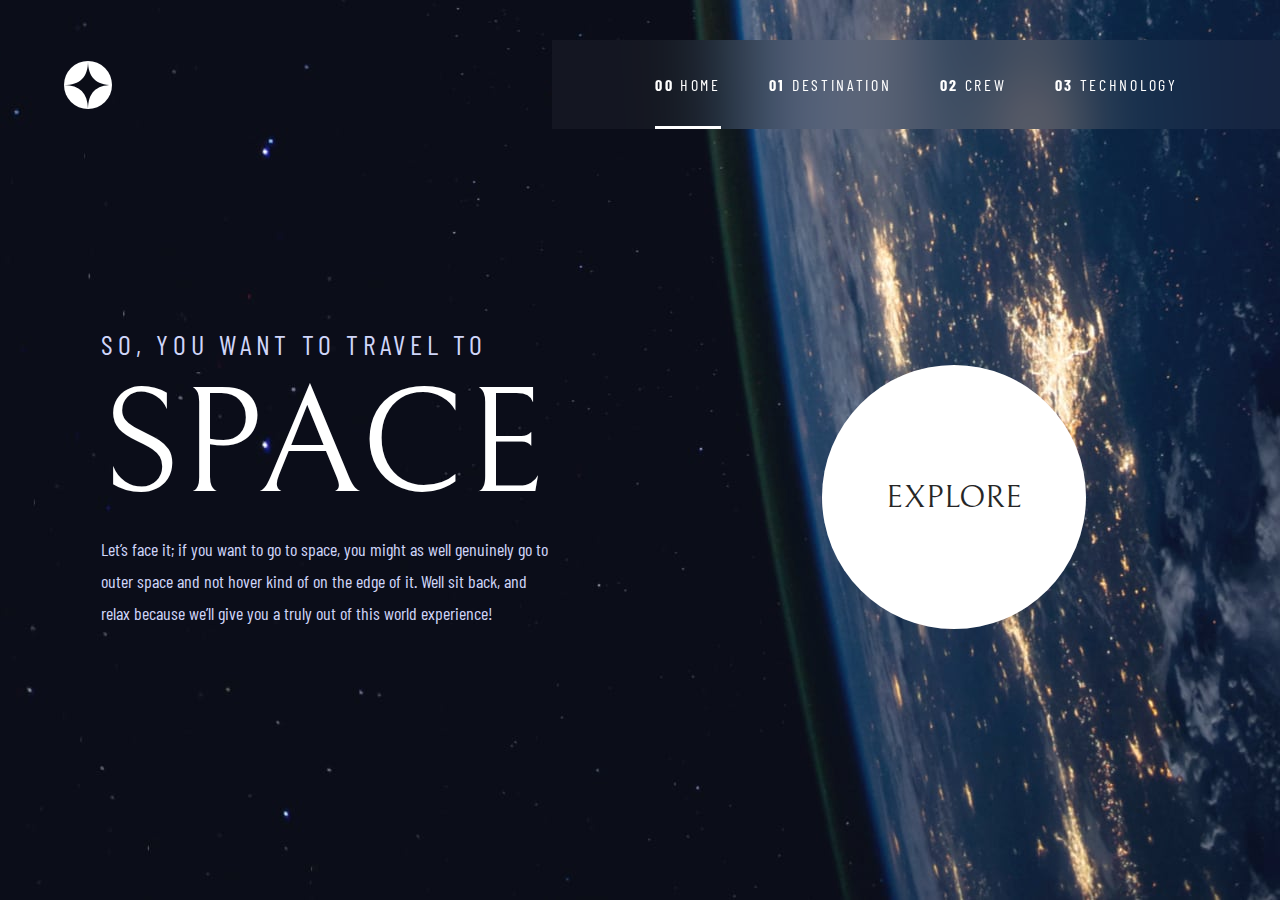
<file: index.html>
<!DOCTYPE html>
<html lang="en">

<head>
  <meta charset="UTF-8">
  <meta name="viewport" content="width=device-width, initial-scale=1.0">
  <link rel="apple-touch-icon" sizes="180x180" href="/assets/shared/apple-touch-icon.png">
  <link rel="icon" type="image/png" sizes="32x32" href="/assets/shared/favicon-32x32.png">
  <link rel="icon" type="image/png" sizes="16x16" href="/assets/shared/favicon-16x16.png">
  <link rel="manifest" href="/assets/shared/site.webmanifest">
  <link rel="stylesheet" href="sass/main.css">
  <title>Home | Space tourism website</title>
</head>

<body class="home">
  <header class="header">
    <div class="header__logo">
      <img src="assets/shared/logo.svg" alt="Space tourism logo">
    </div>
    <div class="hamburger-menu" aria-expanded="false"><img src="/assets/shared/icon-hamburger.svg" alt="mobile menu"></div>
    <nav class="header__menu">
      <ul>
        <li><a class="active-nav" href="index.html"><span>00</span> HOME</a></li>
        <li><a href="destination.html"><span>01</span> DESTINATION</a></li>
        <li><a href="crews.html"><span>02</span> CREW</a></li>
        <li><a href="technology.html"><span>03</span> TECHNOLOGY</a></li>
      </ul>
    </nav>
  </header>
  <main class="fade-in-bottom">
    <div class="home-container">
      <div class="intro">
        <h5>
          SO, YOU WANT TO TRAVEL TO
        </h5>
        <h1 class="tracking-in-expand">
          SPACE
        </h1>
        <p>
          Let’s face it; if you want to go to space, you might as well genuinely go to
          outer space and not hover kind of on the edge of it. Well sit back, and relax
          because we’ll give you a truly out of this world experience!
        </p>
      </div>
      <div class="explore">
        <a class="explore__button" href="destination.html">EXPLORE</a>
      </div>
    </div>
  </main>
  <script src="/script.js"></script>
</body>

</html>
</file>
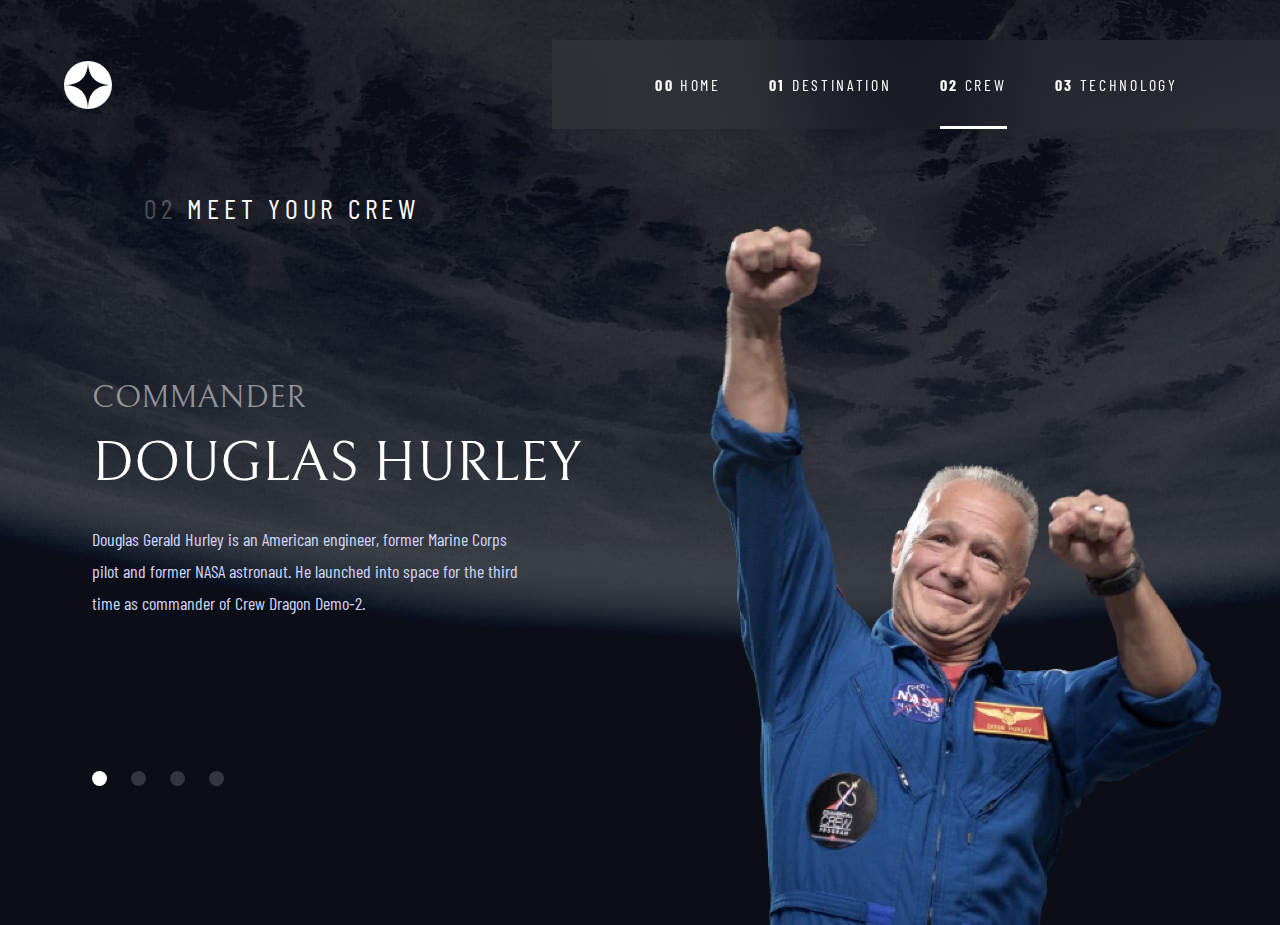
<file: crews.html>
<!DOCTYPE html>
<html lang="en">

<head>
  <meta charset="UTF-8">
  <meta name="viewport" content="width=device-width, initial-scale=1.0">
  <link rel="apple-touch-icon" sizes="180x180" href="/assets/shared/apple-touch-icon.png">
  <link rel="icon" type="image/png" sizes="32x32" href="/assets/shared/favicon-32x32.png">
  <link rel="icon" type="image/png" sizes="16x16" href="/assets/shared/favicon-16x16.png">
  <link rel="manifest" href="/assets/shared/site.webmanifest">
  <link rel="stylesheet" href="/sass/main.css">
  <title>Crew | Space tourism website</title>
</head>

<body class="crews">
  <header class="header">
    <div class="header__logo">
      <img src="assets/shared/logo.svg" alt="Space tourism logo">
    </div>
    <div class="hamburger-menu" aria-expanded="false"><img src="/assets/shared/icon-hamburger.svg" alt="mobile menu"></div>
    <nav class="header__menu">      
      <ul>
        <li><a href="index.html"><span>00</span> HOME</a></li>
        <li><a href="destination.html"><span>01</span> DESTINATION</a></li>
        <li><a class="active-nav" href="crews.html"><span>02</span> CREW</a></li>
        <li><a href="technology.html"><span>03</span> TECHNOLOGY</a></li>
      </ul>
    </nav>
  </header>
  <main class="crews-main fade-in-bottom">
    <h5 class="page-heading"><span>02</span> MEET YOUR CREW</h5>
    <div class="crew-container">
      <div class="crew-container__info">
        <article>
          <h4>COMMANDER</h4>
          <h3>DOUGLAS HURLEY</h3>
          <p>
            Douglas Gerald Hurley is an American engineer, former Marine Corps pilot
            and former NASA astronaut. He launched into space for the third time as
            commander of Crew Dragon Demo-2.
          </p>
        </article>

        <ul class="crew-toggle">
          <li class="crew-toggle-item active-crew-toggle" value="1"></li>
          <li class="crew-toggle-item" value="2"></li>
          <li class="crew-toggle-item" value="3"></li>
          <li class="crew-toggle-item" value="4"></li>
        </ul>
      </div>
      <div class="crew-container__img">
        <img src="/assets/crew/image-douglas-hurley.webp" alt="Commander">
      </div>
    </div>
  </main>
  <script src="/script.js"> value = ""</script>
</body>

</html>
</file>
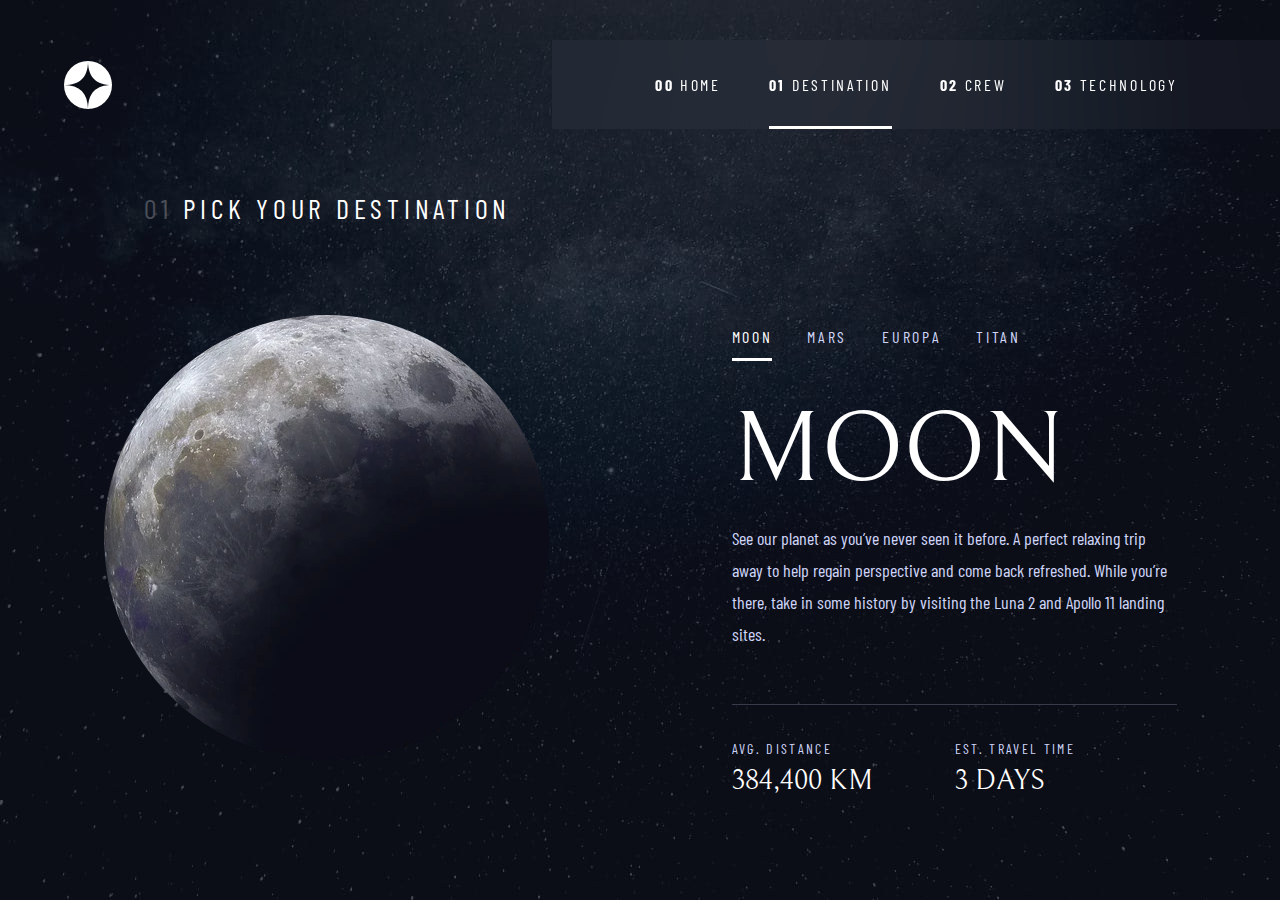
<file: destination.html>
<!DOCTYPE html>
<html lang="en">

<head>
  <meta charset="UTF-8">
  <meta name="viewport" content="width=device-width, initial-scale=1.0">
  <link rel="apple-touch-icon" sizes="180x180" href="/assets/shared/apple-touch-icon.png">
  <link rel="icon" type="image/png" sizes="32x32" href="/assets/shared/favicon-32x32.png">
  <link rel="icon" type="image/png" sizes="16x16" href="/assets/shared/favicon-16x16.png">
  <link rel="manifest" href="/assets/shared/site.webmanifest">
  <link rel="stylesheet" href="/sass/main.css">
  <title>Destination | Space tourism website</title>
</head>

<body class="destination">
  <header class="header">
    <div class="header__logo">
      <img src="assets/shared/logo.svg" alt="Space tourism logo">
    </div>
    <div class="hamburger-menu" aria-expanded="false"><img src="/assets/shared/icon-hamburger.svg" alt="mobile menu"></div>
    <nav class="header__menu">   
      <ul>
        <li><a href="index.html"><span>00</span> HOME</a></li>
        <li><a class="active-nav" href="destination.html"><span>01</span> DESTINATION</a></li>
        <li><a href="crews.html"><span>02</span> CREW</a></li>
        <li><a href="technology.html"><span>03</span> TECHNOLOGY</a></li>
      </ul>
    </nav>
  </header>
  <main class="fade-in-bottom">
    <h5 class="page-heading"><span>01</span> PICK YOUR DESTINATION</h5>
    <div class="destination-container">
      <div class="destination-container__planet-image fade-in-bottom">
        <img src="/assets/destination/image-moon.webp" alt="Moon">
      </div>
      <div class="destination-container__planet-info">
        <ul class="destination-container__toggle">
          <li class="destination-container__list-item active-toggle-bar" value="moon">MOON</li>
          <li class="destination-container__list-item" value="mars">MARS</li>
          <li class="destination-container__list-item" value="europa">EUROPA</li>
          <li class="destination-container__list-item" value="titan">TITAN</li>
        </ul>
        <div class="planet-info-container fade-in">
          <h2>MOON</h2>
        <p class="destination-info">See our planet as you’ve never seen it before. A perfect relaxing trip away to help
          regain perspective and come back refreshed. While you’re there, take in some history
          by visiting the Luna 2 and Apollo 11 landing sites.</p>
          <hr>
        <div class="destination-container__distance">
          <p>AVG. DISTANCE</p>
          <p>384,400 KM</p>
        </div>
        <div class="destination-container__travel-time">
          <p>EST. TRAVEL TIME</p>
          <p>3 DAYS</p>
        </div>
        </div>
        
      </div>
    </div>
  </main>
  <script src="/script.js"></script>
</body>

</html>
</file>
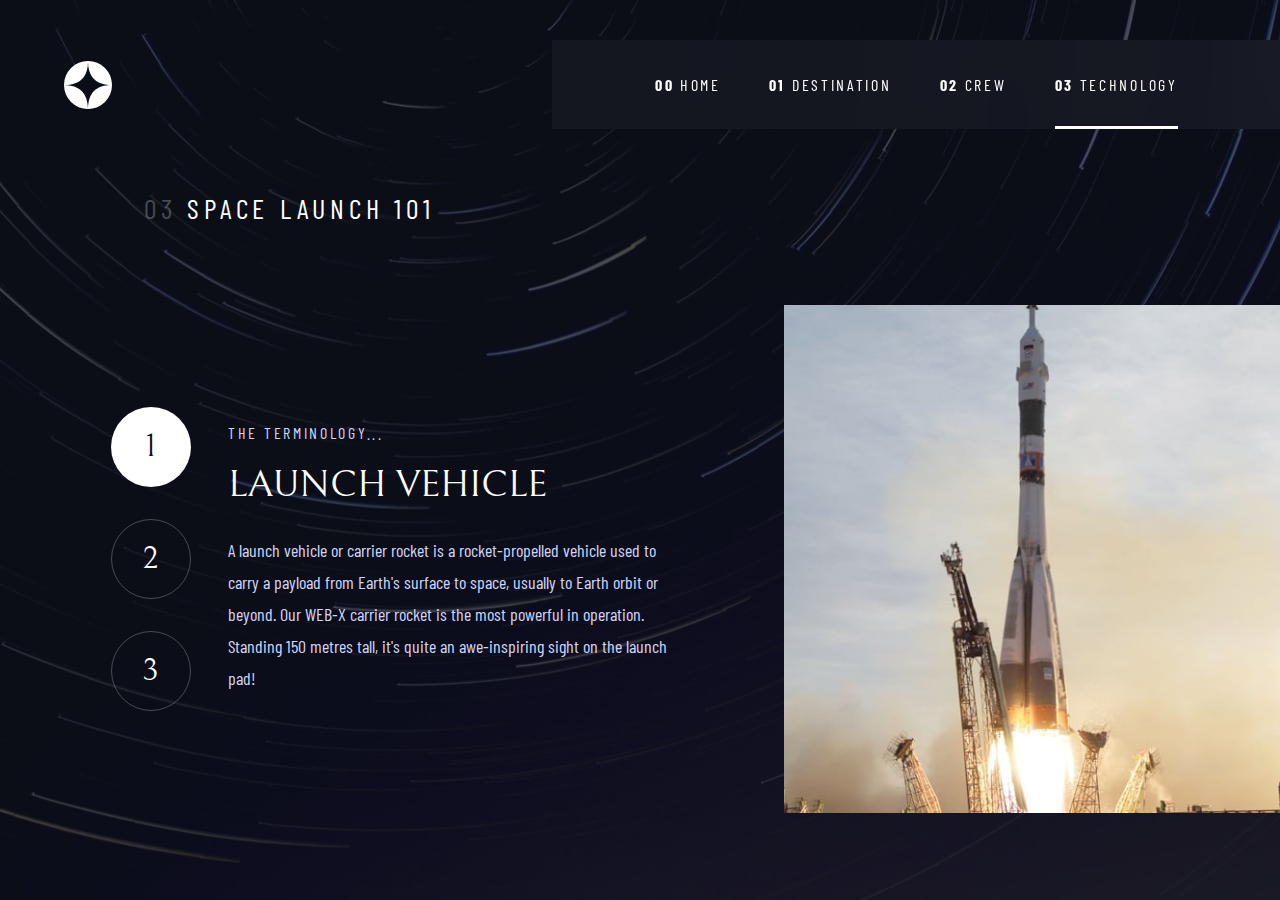
<file: technology.html>
<!DOCTYPE html>
<html lang="en">

<head>
  <meta charset="UTF-8">
  <meta name="viewport" content="width=device-width, initial-scale=1.0">
  <link rel="apple-touch-icon" sizes="180x180" href="/assets/shared/apple-touch-icon.png">
  <link rel="icon" type="image/png" sizes="32x32" href="/assets/shared/favicon-32x32.png">
  <link rel="icon" type="image/png" sizes="16x16" href="/assets/shared/favicon-16x16.png">
  <link rel="manifest" href="/assets/shared/site.webmanifest">
  <link rel="stylesheet" href="/sass/main.css">
  <title>Technology | Space tourism website</title>
</head>

<body class="technology">
  <header class="header">
    <div class="header__logo">
      <img src="assets/shared/logo.svg" alt="Space tourism logo">
    </div>
    <div class="hamburger-menu" aria-expanded="false"><img src="/assets/shared/icon-hamburger.svg" alt="mobile menu"></div>
    <nav class="header__menu">     
      <ul>
        <li><a href="index.html"><span>00</span> HOME</a></li>
        <li><a href="destination.html"><span>01</span> DESTINATION</a></li>
        <li><a href="crews.html"><span>02</span> CREW</a></li>
        <li><a class="active-nav" href="technology.html"><span>03</span> TECHNOLOGY</a></li>
      </ul>
    </nav>
  </header>
  <main class="fade-in-bottom technology-main">
    <h5 class="page-heading"><span>03</span> SPACE LAUNCH 101</h5>
    <div class="technology-container">
      <div class="technology-container__item">
        <ul class="technology-container__toggle">
          <li class="technology-container__toggle-item active-tech-tab" value="1">1</li>
          <li class="technology-container__toggle-item" value="2">2</li>
          <li class="technology-container__toggle-item" value="3">3</li>
        </ul>
        <article>
          <h4>THE TERMINOLOGY...</h4>
          <h3>LAUNCH VEHICLE</h3>
          <p>A launch vehicle or carrier rocket is a rocket-propelled vehicle used to carry a
        payload from Earth's surface to space, usually to Earth orbit or beyond. Our
        WEB-X carrier rocket is the most powerful in operation. Standing 150 metres tall,
        it's quite an awe-inspiring sight on the launch pad!</p>
        </article>
      </div>
      <div class="technology-container__img">
        <img src="/assets/technology/image-launch-vehicle-portrait.jpg" alt="Launch">
      </div>
    </div>

  </main>
  <script src="/script.js"></script>
</body>

</html>
</file>
<file: sass/main.css>
@import url("https://fonts.googleapis.com/css2?family=Barlow+Condensed&family=Bellefair&display=swap"); /* ----------------- */
/* Colors            */
/* ----------------- */
.active-nav {
  border-bottom: 3px solid #fff !important;
}

.active-tech-tab {
  background-color: #fff !important;
  color: #0B0D17 !important;
}

@-webkit-keyframes fade-in-top {
  0% {
    transform: translateY(-50px);
    opacity: 0;
  }
  100% {
    transform: translateY(0);
    opacity: 1;
  }
}

@keyframes fade-in-top {
  0% {
    transform: translateY(-50px);
    opacity: 0;
  }
  100% {
    transform: translateY(0);
    opacity: 1;
  }
}
.fade-in-top {
  -webkit-animation: fade-in-top 0.6s cubic-bezier(0.39, 0.575, 0.565, 1) both;
          animation: fade-in-top 0.6s cubic-bezier(0.39, 0.575, 0.565, 1) both;
}

@-webkit-keyframes fade-in-bottom {
  0% {
    transform: translateY(50px);
    opacity: 0;
  }
  100% {
    transform: translateY(0);
    opacity: 1;
  }
}

@keyframes fade-in-bottom {
  0% {
    transform: translateY(50px);
    opacity: 0;
  }
  100% {
    transform: translateY(0);
    opacity: 1;
  }
}
.fade-in-bottom {
  -webkit-animation: fade-in-bottom 0.6s cubic-bezier(0.39, 0.575, 0.565, 1) both;
          animation: fade-in-bottom 0.6s cubic-bezier(0.39, 0.575, 0.565, 1) both;
}

@-webkit-keyframes fade-in {
  0% {
    opacity: 0;
  }
  100% {
    opacity: 1;
  }
}

@keyframes fade-in {
  0% {
    opacity: 0;
  }
  100% {
    opacity: 1;
  }
}
.fade-in {
  -webkit-animation: fade-in 1.2s cubic-bezier(0.39, 0.575, 0.565, 1) both;
          animation: fade-in 1.2s cubic-bezier(0.39, 0.575, 0.565, 1) both;
}

@-webkit-keyframes tracking-in-expand {
  0% {
    letter-spacing: -0.5em;
    opacity: 0;
  }
  40% {
    opacity: 0.6;
  }
  100% {
    opacity: 1;
  }
}

@keyframes tracking-in-expand {
  0% {
    letter-spacing: -0.5em;
    opacity: 0;
  }
  40% {
    opacity: 0.6;
  }
  100% {
    opacity: 1;
  }
}
.tracking-in-expand {
  -webkit-animation: tracking-in-expand 1.5s cubic-bezier(0.215, 0.61, 0.355, 1) 0.6s both;
          animation: tracking-in-expand 1.5s cubic-bezier(0.215, 0.61, 0.355, 1) 0.6s both;
}

@-webkit-keyframes fade-in-right {
  0% {
    transform: translateX(50px);
    opacity: 0;
  }
  100% {
    transform: translateX(0);
    opacity: 1;
  }
}

@keyframes fade-in-right {
  0% {
    transform: translateX(50px);
    opacity: 0;
  }
  100% {
    transform: translateX(0);
    opacity: 1;
  }
}
.fade-in-right {
  -webkit-animation: fade-in-right 0.4s cubic-bezier(0.39, 0.575, 0.565, 1) both;
          animation: fade-in-right 0.4s cubic-bezier(0.39, 0.575, 0.565, 1) both;
}

/* Style reset */
*,
*::after,
*::before {
  margin: 0;
  padding: 0;
  box-sizing: border-box;
}

/* Body */
.home {
  font-family: "Barlow Condensed", sans-serif;
  background-color: #0B0D17;
  color: #ffffff;
  min-height: 100vh;
  background-image: url(/assets/home/background-home-desktop.jpg);
  background-repeat: no-repeat;
  background-size: cover;
  background-position: bottom center;
  overflow-x: hidden;
}

main {
  padding-inline: 20px;
}

.destination {
  font-family: "Barlow Condensed", sans-serif;
  background-color: #0B0D17;
  color: #ffffff;
  min-height: 100vh;
  background-image: url(/assets/destination/background-destination-desktop.jpg);
  background-repeat: no-repeat;
  background-size: cover;
  background-position: center center;
  overflow-x: hidden;
}

/* Images */
img,
picture {
  max-width: 100%;
  display: block;
}

input,
button,
textarea,
select {
  font: inherit;
}

.hamburger-menu {
  display: none;
}

.header {
  display: flex;
  gap: 0;
  justify-content: space-between;
  align-items: center;
}
.header__logo {
  margin-top: 40px;
  left: 5%;
  position: relative;
  z-index: 1;
}
.header__logo img {
  max-width: unset;
}
.header__menu {
  margin-top: 40px;
  -webkit-backdrop-filter: blur(40px);
          backdrop-filter: blur(40px);
  background: rgba(255, 255, 255, 0.04);
  padding-top: 35px;
  padding-bottom: 35px;
  padding-inline: clamp(3rem, 8vw, 10rem);
  text-align: center;
}
.header__menu a {
  text-decoration: none;
  color: #fff;
  font-family: "Barlow Condensed", sans-serif;
  font-size: 16px;
  letter-spacing: 2.7px;
  padding: 32px 0;
  border-bottom: 3px solid rgba(255, 255, 255, 0);
  transition-duration: 0.2s;
}
.header__menu a:hover {
  border-color: rgba(255, 255, 255, 0.5);
}
.header__menu ul {
  list-style: none;
  display: flex;
  gap: 48px;
  justify-content: center;
  margin: 0;
  padding: 0;
}
.header__menu span {
  font-weight: 700;
}

.intro {
  max-width: 450px;
}
.intro h1 {
  font-family: "Bellefair", serif;
  font-size: 150px;
  font-weight: 400;
}
.intro h5 {
  font-family: "Barlow Condensed", sans-serif;
  font-size: 28px;
  letter-spacing: 4.75px;
  font-weight: 400;
  color: #D0D6F9;
}
.intro p {
  font-family: "Barlow Condensed", sans-serif;
  font-size: 18px;
  line-height: 32px;
  color: #D0D6F9;
}

.home-container {
  display: grid;
  gap: 1rem;
  grid-template-columns: repeat(2, 1fr);
  align-items: end;
  justify-items: center;
  margin-top: 16%;
  max-width: 1440px;
  margin-inline: auto;
}

.explore__button {
  position: relative;
  z-index: 1;
  font-family: "Bellefair", serif;
  font-size: 32px;
  font-weight: 400;
  color: #000;
  background-color: #fff;
  text-decoration: none;
  display: inline-grid;
  place-items: center;
  padding: 0 2em;
  border-radius: 50%;
  aspect-ratio: 1;
}
.explore__button::after {
  position: absolute;
  content: "";
  width: 100%;
  height: 100%;
  border-radius: 50%;
  background-color: #fff;
  opacity: 0.15;
  transition: ease-in-out;
  transition-duration: 0.3s;
}
.explore__button:hover::after {
  transform: scale(1.5);
}

.page-heading {
  font-family: "Barlow Condensed", sans-serif;
  font-size: 28px;
  letter-spacing: 4.75px;
  font-weight: 400;
  margin-top: 5%;
  margin-left: 10%;
}
.page-heading span {
  color: rgba(255, 255, 255, 0.25);
}

.destination-container {
  margin-top: 10vh;
  display: grid;
  gap: 1rem;
  grid-template-columns: repeat(2, 1fr);
  justify-items: center;
  align-items: start;
  max-width: 1440px;
  margin-inline: auto;
}
.destination-container__planet-image {
  display: grid;
  place-items: center;
}
.destination-container__planet-info {
  max-width: 445px;
}
.destination-container__planet-info h2 {
  font-family: "Bellefair", serif;
  font-size: 100px;
  font-weight: 400;
  margin-top: 32px;
  margin-bottom: 14px;
}
.destination-container__planet-info p {
  font-family: "Barlow Condensed", sans-serif;
  font-size: 18px;
  line-height: 32px;
  color: #D0D6F9;
}
.destination-container__planet-info hr {
  border: none;
  border-top: 1px solid #383b4b;
  margin: 54px 0 28px 0;
}
.destination-container__toggle {
  display: flex;
  gap: 35px;
  list-style: none;
  color: #D0D6F9;
}
.destination-container__toggle li {
  display: block;
  cursor: pointer;
  font-family: "Barlow Condensed", sans-serif;
  font-size: 16px;
  letter-spacing: 2.7px;
  padding: 12px 0;
}
.destination-container__toggle li:hover {
  border-bottom: 3px solid rgba(255, 255, 255, 0.25);
}
.destination-container__distance {
  display: inline-block;
  margin-right: 79px;
}
.destination-container__distance p:first-child {
  font-family: "Barlow Condensed", sans-serif;
  font-size: 14px;
  letter-spacing: 2.35px;
}
.destination-container__distance p:last-child {
  font-family: "Bellefair", serif;
  font-size: 28px;
  color: #fff;
}
.destination-container__travel-time {
  display: inline-block;
}
.destination-container__travel-time p:first-child {
  font-family: "Barlow Condensed", sans-serif;
  font-size: 14px;
  letter-spacing: 2.35px;
}
.destination-container__travel-time p:last-child {
  font-family: "Bellefair", serif;
  font-size: 28px;
  color: #fff;
}

.active-toggle-bar {
  border-bottom: 3px solid #fff !important;
  color: #fff !important;
  transition-duration: 0.5s;
}

/* ---------- */
/* crews page */
/* ---------- */
.crews-main {
  max-height: 700px;
}

.crews {
  font-family: "Barlow Condensed", sans-serif;
  background-color: #0B0D17;
  color: #ffffff;
  min-height: 100vh;
  background-image: url(/assets/crew/background-crew-desktop.jpg);
  background-repeat: no-repeat;
  background-size: cover;
  background-position: bottom center;
  overflow: hidden;
}

.crew-container {
  display: grid;
  gap: 4rem;
  grid-template-columns: repeat(2, 1fr);
  max-width: 1440px;
  margin-inline: auto;
  justify-items: center;
}
.crew-container article {
  height: 272px;
  margin-top: 154px;
}
.crew-container__img img {
  max-width: unset;
}
.crew-container__info {
  max-width: 445px;
}
.crew-container__info h3 {
  width: 616px;
}
.crew-container h4 {
  font-family: "Bellefair", serif;
  font-size: 32px;
  font-weight: 400;
  color: rgba(255, 255, 255, 0.5);
}
.crew-container h3 {
  font-family: "Bellefair", serif;
  font-size: 56px;
  font-weight: 400;
  margin-top: 15px;
}
.crew-container p {
  font-family: "Barlow Condensed", sans-serif;
  font-size: 18px;
  line-height: 32px;
  color: #D0D6F9;
  max-width: 445px;
  margin-top: 27px;
  margin-bottom: 120px;
}

.active-crew-toggle {
  background-color: #fff !important;
}

.crew-toggle {
  display: flex;
  gap: 24px;
  list-style: none;
  margin-top: 120px;
}
.crew-toggle li {
  display: block;
  cursor: pointer;
  height: 15px;
  width: 15px;
  background-color: rgba(255, 255, 255, 0.17);
  border-radius: 50%;
  transition-duration: 0.2s;
}
.crew-toggle li:hover {
  background-color: rgba(255, 255, 255, 0.5);
}

/* --------------- */
/* technology page */
/* --------------- */
.technology {
  font-family: "Barlow Condensed", sans-serif;
  background-color: #0B0D17;
  color: #ffffff;
  min-height: 100vh;
  background-image: url(/assets/technology/background-technology-desktop.jpg);
  background-repeat: no-repeat;
  background-size: cover;
  background-position: bottom center;
  overflow-x: hidden;
}

.technology-container {
  display: grid;
  gap: 0;
  grid-template-columns: repeat(5, 1fr);
  margin-top: clamp(5em, 8vh, 7em);
}
.technology-container article {
  max-width: 445px;
}
.technology-container__item {
  grid-column: span 3;
  display: flex;
  gap: 5%;
  align-items: center;
  justify-content: center;
}
.technology-container__item h4 {
  font-family: "Barlow Condensed", sans-serif;
  font-size: 16px;
  letter-spacing: 2.7px;
  font-weight: 400;
  color: #D0D6F9;
}
.technology-container__item h3 {
  font-family: "Bellefair", serif;
  font-size: 56px;
  font-weight: 400;
  font-size: 3vw;
  line-height: 64px;
  margin-top: 11px;
  margin-bottom: 17px;
}
.technology-container__item p {
  font-family: "Barlow Condensed", sans-serif;
  font-size: 18px;
  line-height: 32px;
  color: #D0D6F9;
  max-width: 445px;
}
.technology-container__toggle {
  list-style: none;
  display: flex;
  gap: 32px;
  flex-direction: column;
}
.technology-container__toggle-item {
  height: 80px;
  width: 80px;
  border-radius: 50%;
  border: 1px solid rgba(255, 255, 255, 0.25);
  display: flex;
  justify-content: center;
  align-items: center;
  font-family: "Bellefair", serif;
  font-size: 32px;
  font-weight: 400;
  cursor: pointer;
  transition-duration: 0.2s;
}
.technology-container__toggle-item:hover {
  border-color: #fff;
}
.technology-container__img {
  grid-column: span 2;
  position: relative;
  right: -20px;
  justify-self: end;
}

/* ------------- */
/* tablet screen */
/* ------------- */
@media (max-width: 768px) {
  .home {
    background-image: url(/assets/home/background-home-tablet.jpg);
  }
  .intro h1 {
    font-size: 14vw;
  }
  .header__logo {
    margin-top: 0;
  }
  .header__menu {
    margin-top: 0;
    padding-inline: 7vw;
  }
  .header__menu span {
    display: none;
  }
  .header__menu ul {
    gap: 5vw;
  }
  .home-container {
    grid-template-columns: 1fr;
    row-gap: 15vh;
    text-align: center;
  }
  .destination {
    background-image: url(/assets/destination/background-destination-tablet.jpg);
  }
  .destination-container {
    grid-template-columns: 1fr;
    text-align: center;
    margin-top: 20px;
  }
  .destination-container img {
    width: 300px;
    height: 300px;
  }
  .destination-container__toggle {
    justify-content: center;
  }
  .crew-container {
    grid-template-columns: 1fr;
    text-align: center;
  }
  .crew-container article {
    margin-top: 60px;
  }
  .crew-container article h3 {
    width: unset;
  }
  .crew-container article p {
    max-width: unset;
    margin-bottom: 0;
  }
  .crew-container__info {
    max-width: 500px;
  }
  .crew-container img {
    max-height: 70%;
  }
  .crew-toggle {
    justify-content: center;
    margin-top: 55px;
  }
  .technology-main {
    padding-inline: 0;
  }
  .technology-container {
    display: flex;
    flex-direction: column-reverse;
  }
  .technology-container__item {
    flex-direction: column;
    text-align: center;
    gap: 3em;
    margin-top: 3em;
  }
  .technology-container__toggle {
    flex-direction: row;
  }
  .technology-container__toggle-item {
    width: 60px;
    height: 60px;
  }
  .technology-container__img {
    left: 0;
  }
}
/* ------------- */
/* mobile screen */
/* ------------- */
@media (max-width: 425px) {
  .page-heading {
    font-size: 16px;
  }
  .header__logo {
    margin-top: 20px;
  }
  .header__menu {
    transform: translateX(100%);
    transition: 300ms ease;
    position: fixed;
    inset: 0 0 0 20%;
    z-index: 1000;
  }
  .header__menu ul {
    gap: 35px;
    margin-top: 50px;
    flex-direction: column;
    text-align: left;
  }
  .header__menu ul span {
    display: inline-block;
  }
  .header__menu ul a {
    padding: 15px 0;
  }
  .hamburger-menu {
    display: block;
    position: absolute;
    top: 2em;
    right: 2em;
    z-index: 2000;
  }
  .home {
    background-image: url(/assets/home/background-home-mobile.jpg);
  }
  .home-container {
    row-gap: 10vh;
  }
  .home-container h1 {
    font-size: 80px;
    line-height: 100px;
  }
  .explore__button {
    font-size: 20px;
  }
  .destination {
    background-image: url(/assets/destination/background-destination-mobile.jpg);
  }
  .destination-container__planet-image img {
    width: 170px;
    height: 170px;
  }
  .destination-container__planet-info h2 {
    font-size: 56px;
  }
  .destination-container__distance {
    margin: 0;
    display: block;
  }
  .crews {
    background-image: url(/assets/crew/background-crew-mobile.jpg);
  }
  .crew-container {
    display: flex;
    flex-direction: column-reverse;
    align-items: center;
    gap: 20px;
    margin-top: 20px;
  }
  .crew-container article {
    margin-top: 25px;
  }
  .crew-container__img {
    width: 100%;
    display: grid;
    place-items: center;
    border-bottom: 1px solid #D0D6F9;
  }
  .crew-container__img img {
    max-width: 200px;
    max-height: 300px;
  }
  .crew-container__info h4 {
    font-size: 16px;
  }
  .crew-container__info h3 {
    font-size: 24px;
  }
  .crew-toggle {
    margin-top: 0;
  }
  .technology-container__item {
    padding-inline: 20px;
    gap: 2em;
  }
  .technology-container h3 {
    font-size: 24px;
  }
  .technology-container li {
    width: 40px;
    height: 40px;
    font-size: 16px;
  }
}/*# sourceMappingURL=main.css.map */
</file>
